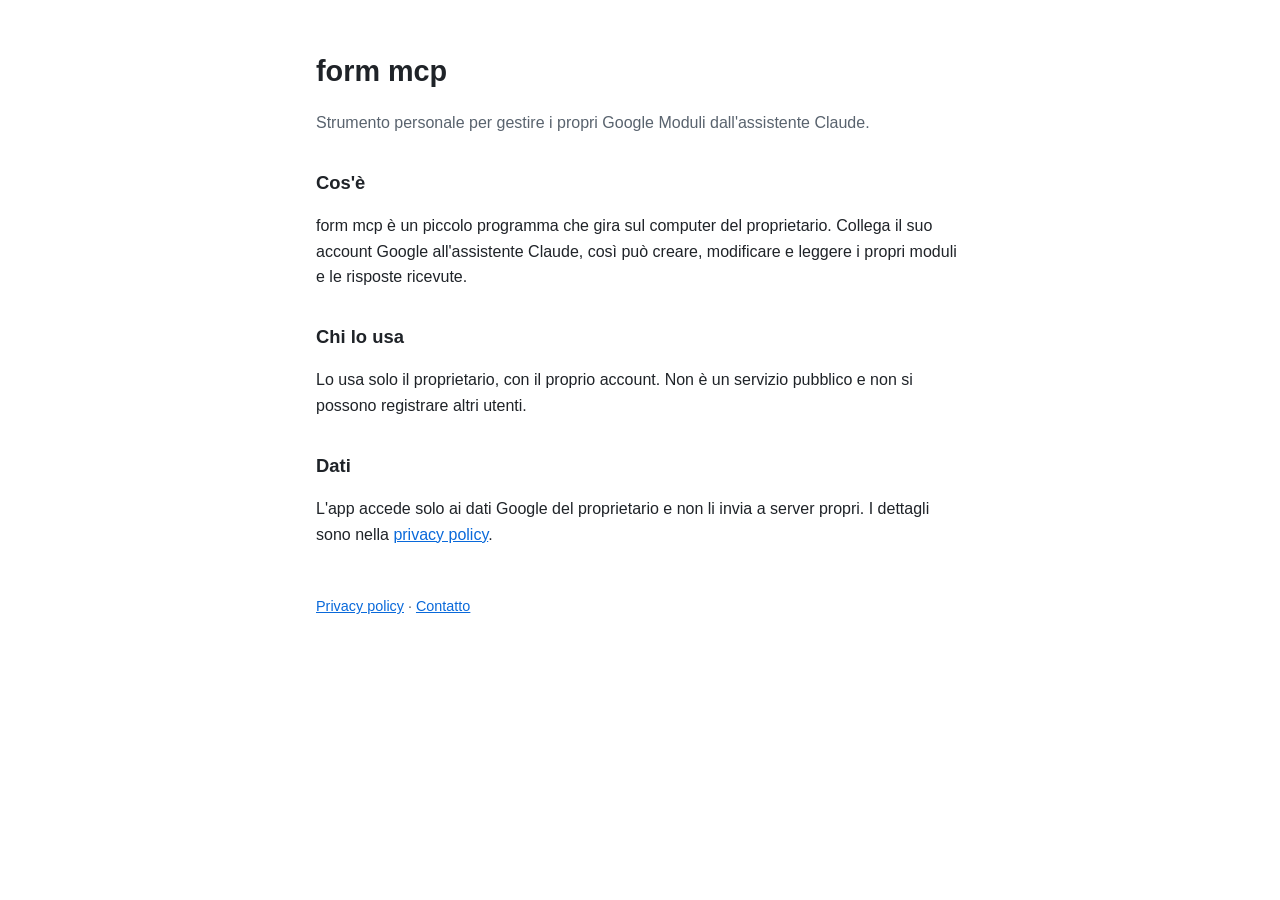
<file: index.html>
<!doctype html>
<html lang="it">
<head>
  <meta charset="utf-8">
  <meta name="viewport" content="width=device-width, initial-scale=1">
  <title>form mcp</title>
  <link rel="stylesheet" href="style.css">
</head>
<body>
  <main>
    <h1>form mcp</h1>
    <p class="muted">Strumento personale per gestire i propri Google Moduli dall'assistente Claude.</p>

    <h2>Cos'è</h2>
    <p>form mcp è un piccolo programma che gira sul computer del proprietario. Collega il suo account Google all'assistente Claude, così può creare, modificare e leggere i propri moduli e le risposte ricevute.</p>

    <h2>Chi lo usa</h2>
    <p>Lo usa solo il proprietario, con il proprio account. Non è un servizio pubblico e non si possono registrare altri utenti.</p>

    <h2>Dati</h2>
    <p>L'app accede solo ai dati Google del proprietario e non li invia a server propri. I dettagli sono nella <a href="privacy.html">privacy policy</a>.</p>

    <footer>
      <a href="privacy.html">Privacy policy</a> · <a href="https://github.com/Francesco-Angeli">Contatto</a>
    </footer>
  </main>
</body>
</html>
</file>
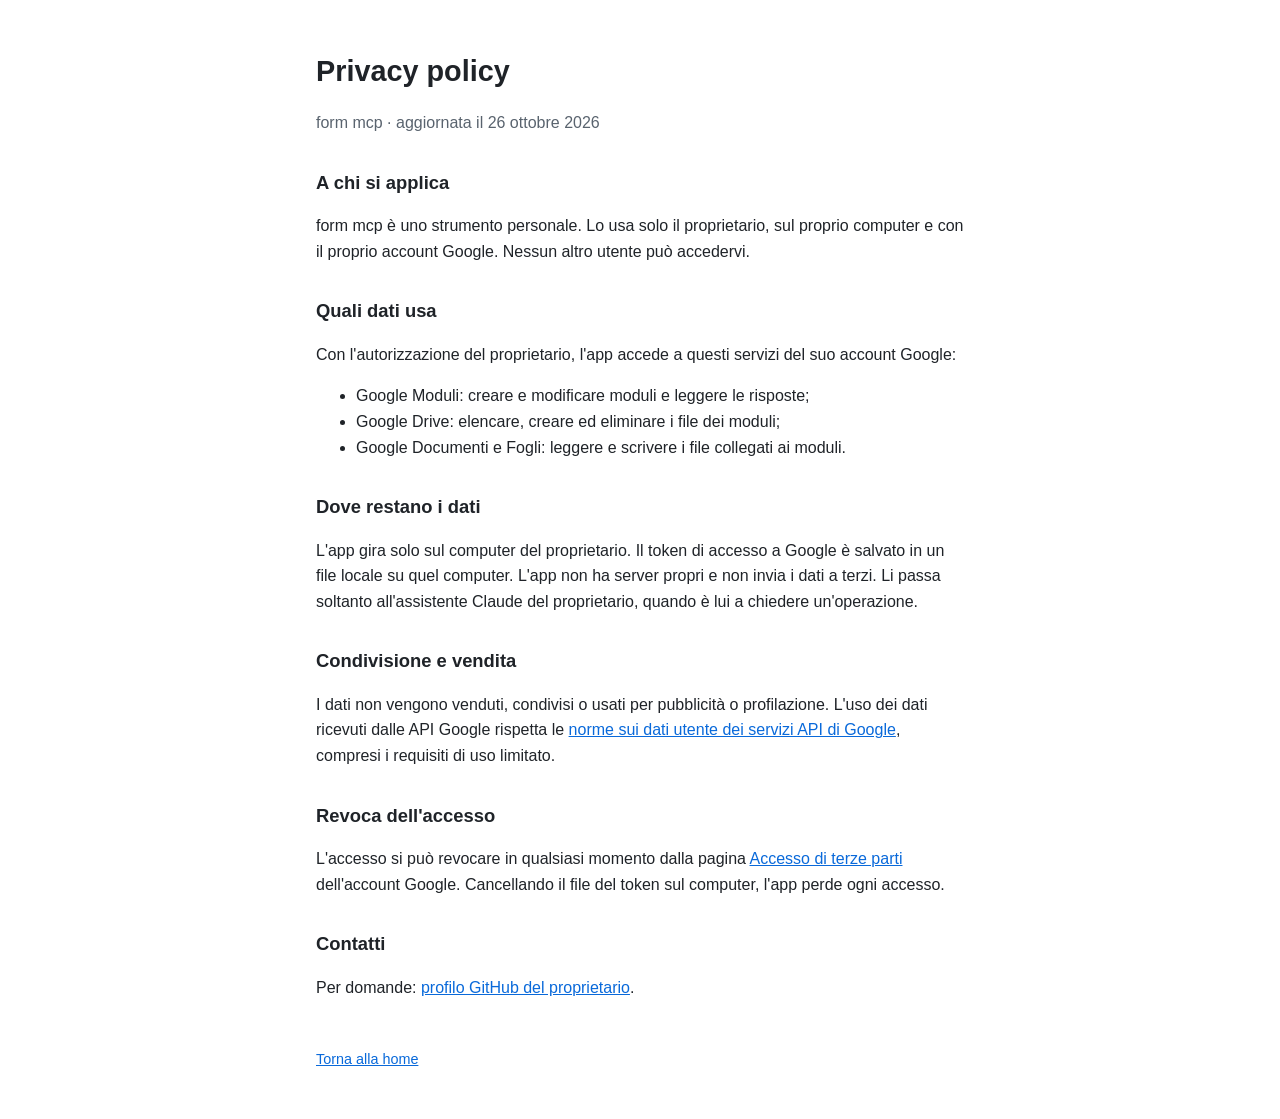
<file: privacy.html>
<!doctype html>
<html lang="it">
<head>
  <meta charset="utf-8">
  <meta name="viewport" content="width=device-width, initial-scale=1">
  <title>Privacy policy · form mcp</title>
  <link rel="stylesheet" href="style.css">
</head>
<body>
  <main>
    <h1>Privacy policy</h1>
    <p class="muted">form mcp · aggiornata il 26 ottobre 2026</p>

    <h2>A chi si applica</h2>
    <p>form mcp è uno strumento personale. Lo usa solo il proprietario, sul proprio computer e con il proprio account Google. Nessun altro utente può accedervi.</p>

    <h2>Quali dati usa</h2>
    <p>Con l'autorizzazione del proprietario, l'app accede a questi servizi del suo account Google:</p>
    <ul>
      <li>Google Moduli: creare e modificare moduli e leggere le risposte;</li>
      <li>Google Drive: elencare, creare ed eliminare i file dei moduli;</li>
      <li>Google Documenti e Fogli: leggere e scrivere i file collegati ai moduli.</li>
    </ul>

    <h2>Dove restano i dati</h2>
    <p>L'app gira solo sul computer del proprietario. Il token di accesso a Google è salvato in un file locale su quel computer. L'app non ha server propri e non invia i dati a terzi. Li passa soltanto all'assistente Claude del proprietario, quando è lui a chiedere un'operazione.</p>

    <h2>Condivisione e vendita</h2>
    <p>I dati non vengono venduti, condivisi o usati per pubblicità o profilazione. L'uso dei dati ricevuti dalle API Google rispetta le <a href="https://developers.google.com/terms/api-services-user-data-policy">norme sui dati utente dei servizi API di Google</a>, compresi i requisiti di uso limitato.</p>

    <h2>Revoca dell'accesso</h2>
    <p>L'accesso si può revocare in qualsiasi momento dalla pagina <a href="https://myaccount.google.com/permissions">Accesso di terze parti</a> dell'account Google. Cancellando il file del token sul computer, l'app perde ogni accesso.</p>

    <h2>Contatti</h2>
    <p>Per domande: <a href="https://github.com/Francesco-Angeli">profilo GitHub del proprietario</a>.</p>

    <footer><a href="./">Torna alla home</a></footer>
  </main>
</body>
</html>
</file>
<file: style.css>
* { scrollbar-width: none; box-sizing: border-box; }
*::-webkit-scrollbar { display: none; }

:root {
  --bg: #ffffff;
  --text: #1f2328;
  --muted: #59636e;
  --link: #0969da;
}

@media (prefers-color-scheme: dark) {
  :root {
    --bg: #0d1117;
    --text: #e6edf3;
    --muted: #9198a1;
    --link: #4493f8;
  }
}

body {
  margin: 0;
  background: var(--bg);
  color: var(--text);
  font: 16px/1.6 -apple-system, BlinkMacSystemFont, "Segoe UI", Helvetica, Arial, sans-serif;
}

main {
  max-width: 680px;
  margin: 0 auto;
  padding: 48px 16px;
}

h1 { font-size: 1.8rem; margin: 0 0 8px; }
h2 { font-size: 1.15rem; margin: 32px 0 8px; }
p, li { color: var(--text); }
.muted { color: var(--muted); }
a { color: var(--link); }
footer { margin-top: 48px; font-size: 0.9rem; color: var(--muted); }
</file>
